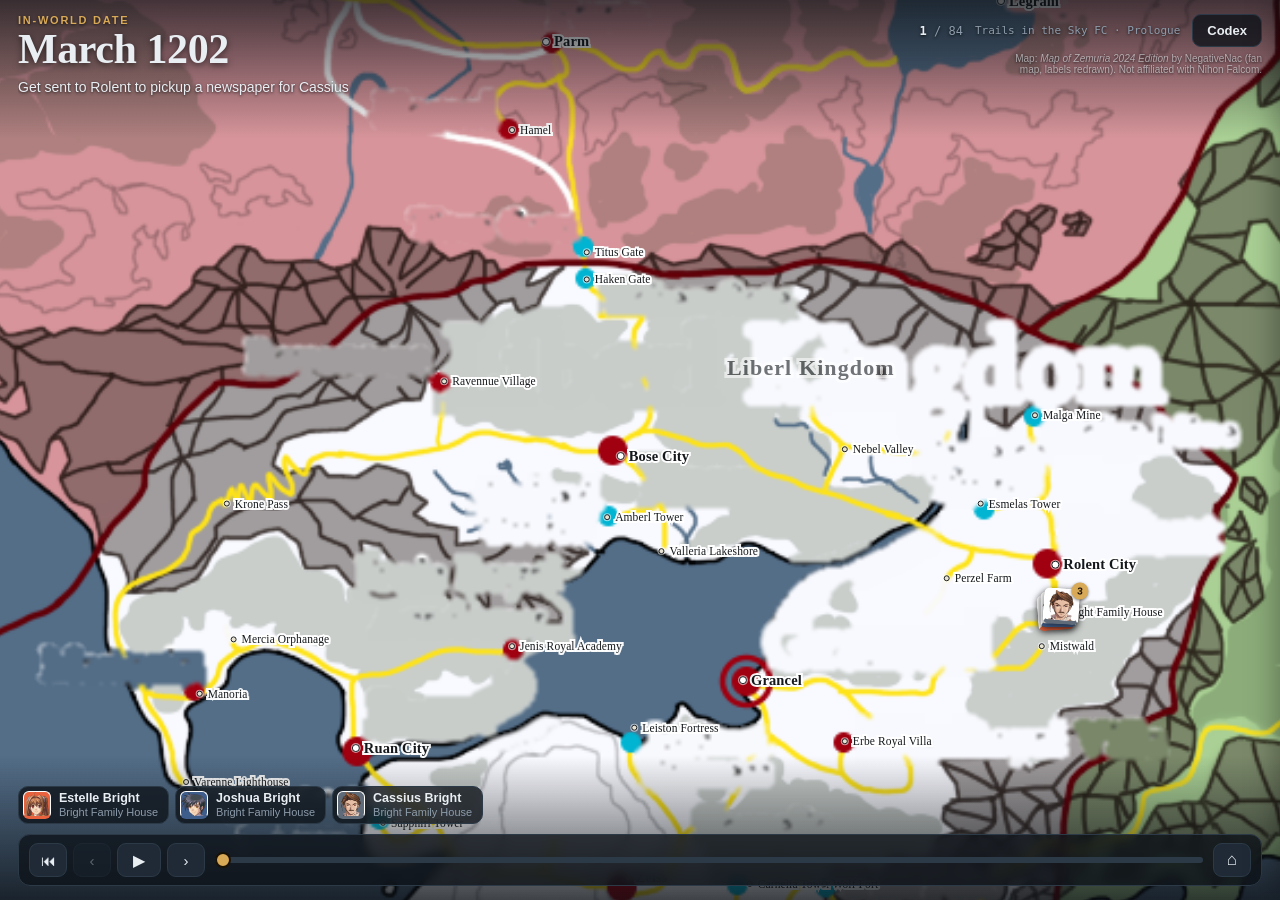
<file: index.html>
<!DOCTYPE html>
<html lang="en">
<head>
<meta charset="UTF-8">
<meta name="viewport" content="width=device-width, initial-scale=1.0, viewport-fit=cover">
<title>Trails Timeline — Zemuria</title>
<link rel="stylesheet" href="styles.css">
</head>
<body>

<!-- ===== the map IS the page: a full-viewport frame with one transformed "world" inside ===== -->
<div id="mapframe">
  <div id="world">
    <img id="mapimg" src="assets/zemuria_clean.png" alt="Map of Zemuria" draggable="false">
    <svg id="routes" viewBox="0 0 100 100" preserveAspectRatio="none"></svg>
    <div id="places"></div>
    <div id="markers"></div>
  </div>
</div>

<!-- ===== top HUD: date, beat, counter, codex ===== -->
<header class="hud hud-top">
  <div class="datewrap">
    <p class="eyebrow">In-world date</p>
    <h1 class="date" id="date">—</h1>
    <p class="beat-title" id="beatTitle"></p>
  </div>
  <div class="hud-right">
    <div class="hud-right-row">
      <span class="counter" id="counter"></span>
      <span class="chaptag" id="chaptag"></span>
      <button class="hbtn" id="openCodex" title="Open the codex (C)">Codex</button>
    </div>
    <p class="credit">Map: <em>Map of Zemuria 2024 Edition</em> by NegativeNac (fan map, labels redrawn). Not affiliated with Nihon Falcom.</p>
  </div>
</header>

<!-- ===== bottom HUD: cast strip + transport ===== -->
<div class="hud hud-bottom">
  <div class="caststrip" id="cast"></div>
  <div class="timeline">
    <div class="transport">
      <button class="tbtn" id="start" title="Jump to start">⏮</button>
      <button class="tbtn" id="prev" title="Previous beat (←)">‹</button>
      <button class="tbtn play" id="play" title="Play / pause (space)">▶</button>
      <button class="tbtn" id="next" title="Next beat (→)">›</button>
    </div>
    <input type="range" class="scrub" id="scrub" min="0" max="0" value="0" step="1">
    <button class="tbtn home" id="home" title="Frame the story (H)">⌂</button>
  </div>
</div>

<!-- ===== codex drawer ===== -->
<aside class="drawer" id="drawer" aria-hidden="true">
  <div class="drawer-head">
    <button class="hbtn ghost" id="drawerBack" hidden>‹ All</button>
    <h2 class="drawer-title" id="drawerTitle">Codex</h2>
    <button class="hbtn ghost" id="drawerClose" title="Close (Esc)">✕</button>
  </div>
  <div class="drawer-tools" id="drawerTools">
    <input type="search" class="codex-search" id="codexSearch" placeholder="Search characters…" autocomplete="off">
    <button class="chip" id="filterUpdated" title="Only characters with a reveal on this beat">Updated</button>
  </div>
  <div class="drawer-body" id="drawerBody"></div>
  <p class="spoiler-note">Characters appear as the timeline reaches them and their notes fill in as the story reveals them. Scrubbing back re-hides later spoilers.</p>
</aside>

<!-- data first, then routes, then the app -->
<script src="data.js"></script>
<script src="routes.js"></script>
<script src="app.js"></script>
</body>
</html>
</file>
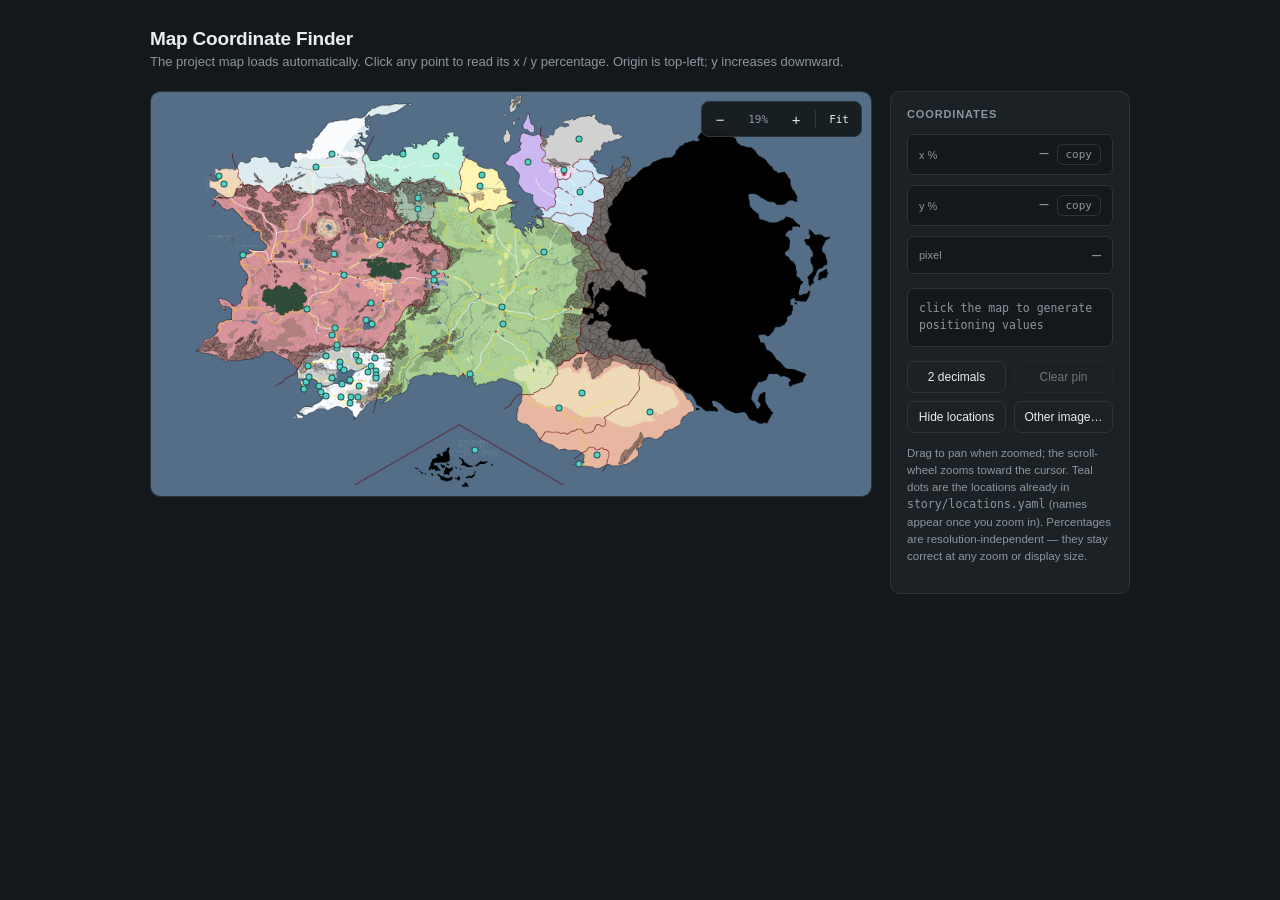
<file: tools/map-coordinate-finder.html>
<!DOCTYPE html>
<html lang="en">
<head>
<meta charset="UTF-8">
<meta name="viewport" content="width=device-width, initial-scale=1.0">
<title>Map Coordinate Finder</title>
<style>
  :root {
    --bg: #14181b;
    --panel: #1b2125;
    --line: #2c353b;
    --ink: #e8edf0;
    --muted: #8a979f;
    --accent: #ffb454;
    --accent-dim: #6b4d23;
    --mono: ui-monospace, "SF Mono", "Cascadia Code", Menlo, monospace;
  }
  * { box-sizing: border-box; }
  body {
    margin: 0; background: var(--bg); color: var(--ink);
    font-family: -apple-system, BlinkMacSystemFont, "Segoe UI", Roboto, sans-serif;
    min-height: 100vh; padding: 28px 20px 48px;
  }
  .wrap { max-width: 980px; margin: 0 auto; }
  header { margin-bottom: 22px; }
  h1 { font-size: 19px; font-weight: 650; letter-spacing: -0.01em; margin: 0 0 4px; }
  .sub { color: var(--muted); font-size: 13px; margin: 0; }

  .layout { display: grid; grid-template-columns: 1fr 240px; gap: 18px; align-items: start; }
  @media (max-width: 720px) { .layout { grid-template-columns: 1fr; } }

  .stagewrap { position: relative; min-width: 0; }   /* min-width:0 keeps the frame inside its grid column */
  .stage {
    position: relative; background: var(--panel);
    border: 1px solid var(--line); border-radius: 10px; overflow: hidden;
    min-height: 320px; display: flex; align-items: center; justify-content: center;
  }
  .stage.has-image {
    display: block; aspect-ratio: 16 / 9; max-height: 64vh; min-height: 320px;
    overflow: auto; text-align: left;   /* a fixed map frame, like the app — not a tall oversized box */
  }
  .drop {
    width: 100%; min-height: 320px; display: flex; flex-direction: column;
    align-items: center; justify-content: center; gap: 14px; padding: 40px 24px;
    text-align: center; cursor: pointer; color: var(--muted);
    transition: background .15s, color .15s;
  }
  .drop.over { background: #20272c; color: var(--ink); }
  .drop svg { opacity: .55; }
  .drop b { color: var(--ink); font-weight: 600; }
  .imgbox { position: relative; line-height: 0; display: inline-block; cursor: crosshair; }
  .imgbox.panning { cursor: grabbing; }
  .imgbox img { display: block; user-select: none; -webkit-user-drag: none; }

  .refs { position: absolute; inset: 0; pointer-events: none; }
  .refs.off { display: none; }
  .ref { position: absolute; width: 7px; height: 7px; border-radius: 50%; background: #4fd1c5;
    border: 1px solid rgba(0,0,0,.6); transform: translate(-50%,-50%); }
  .ref span { position: absolute; left: 8px; top: 50%; transform: translateY(-50%); white-space: nowrap;
    font-size: 10px; font-family: var(--mono); color: #11161a; background: rgba(255,255,255,.9);
    padding: 0 4px; border-radius: 3px; display: none; }
  .imgbox.zoomed .ref span { display: block; }
  .marker { position: absolute; width: 0; height: 0; transform: translate(-50%,-50%); pointer-events: none; }
  .marker::before, .marker::after { content: ""; position: absolute; background: var(--accent); box-shadow: 0 0 0 1px rgba(0,0,0,.55); }
  .marker::before { width: 22px; height: 2px; left: -11px; top: -1px; }
  .marker::after  { width: 2px; height: 22px; left: -1px; top: -11px; }
  .dot { position: absolute; width: 8px; height: 8px; border-radius: 50%; background: var(--accent); transform: translate(-50%,-50%); box-shadow: 0 0 0 2px rgba(0,0,0,.55); pointer-events: none; }

  .zoombar {
    position: absolute; top: 10px; right: 10px; display: flex; align-items: center;
    gap: 2px; background: rgba(20,24,27,.92); border: 1px solid var(--line);
    border-radius: 8px; padding: 3px; backdrop-filter: blur(4px);
  }
  .zoombar button {
    background: none; border: none; color: var(--ink); width: 30px; height: 28px;
    border-radius: 5px; cursor: pointer; font-size: 15px; line-height: 1;
    display: flex; align-items: center; justify-content: center; transition: background .12s;
  }
  .zoombar button:hover { background: #2a3238; }
  .zoombar button.txt { width: auto; padding: 0 9px; font-size: 11px; font-family: var(--mono); }
  .zoombar .pct { font-family: var(--mono); font-size: 11px; color: var(--muted); min-width: 42px; text-align: center; }
  .zoombar .div { width: 1px; height: 18px; background: var(--line); margin: 0 2px; }

  .panel { background: var(--panel); border: 1px solid var(--line); border-radius: 10px; padding: 16px; }
  .panel h2 { font-size: 11px; text-transform: uppercase; letter-spacing: .08em; color: var(--muted); font-weight: 600; margin: 0 0 14px; }
  .readout { display: flex; flex-direction: column; gap: 10px; }
  .row { display: flex; align-items: center; justify-content: space-between; background: var(--bg); border: 1px solid var(--line); border-radius: 7px; padding: 9px 11px; }
  .row .label { font-size: 11px; color: var(--muted); }
  .row .val { font-family: var(--mono); font-size: 15px; font-weight: 600; }
  .row .val.empty { color: var(--muted); font-weight: 400; }
  .copy { background: none; border: 1px solid var(--line); color: var(--muted); border-radius: 6px; padding: 3px 8px; font-size: 11px; cursor: pointer; font-family: var(--mono); transition: all .12s; margin-left: 8px; }
  .copy:hover { border-color: var(--accent-dim); color: var(--accent); }
  .copy.done { color: var(--accent); border-color: var(--accent-dim); }

  .css-out { margin-top: 14px; padding: 11px; background: var(--bg); border: 1px solid var(--line); border-radius: 7px; font-family: var(--mono); font-size: 11.5px; color: var(--muted); white-space: pre-wrap; word-break: break-all; line-height: 1.5; }
  .css-out span { color: var(--accent); }

  .controls { display: flex; flex-wrap: wrap; gap: 8px; margin-top: 14px; }
  .btn { flex: 1 1 45%; background: none; border: 1px solid var(--line); color: var(--ink); border-radius: 7px; padding: 8px; font-size: 12px; cursor: pointer; transition: all .12s; }
  .btn:hover { border-color: var(--accent-dim); color: var(--accent); }
  .btn:disabled { opacity: .4; cursor: default; }

  .hint { color: var(--muted); font-size: 11.5px; margin-top: 12px; line-height: 1.5; }
  input[type=file] { display: none; }
</style>
</head>
<body>
<div class="wrap">
  <header>
    <h1>Map Coordinate Finder</h1>
    <p class="sub">The project map loads automatically. Click any point to read its x / y percentage. Origin is top-left; y increases downward.</p>
  </header>

  <div class="layout">
    <div class="stagewrap">
      <div class="stage" id="stage">
        <label class="drop" id="drop" for="file">
          <svg width="34" height="34" viewBox="0 0 24 24" fill="none" stroke="currentColor" stroke-width="1.5">
            <rect x="3" y="3" width="18" height="18" rx="2"/>
            <path d="M3 15l5-5 4 4 3-3 6 6"/><circle cx="8.5" cy="8.5" r="1.5"/>
          </svg>
          <div><b>Drop a map image here</b><br>or click to browse</div>
        </label>
      </div>
      <div class="zoombar" id="zoombar" hidden>
        <button id="zout" title="Zoom out">&minus;</button>
        <span class="pct" id="zpct">100%</span>
        <button id="zin" title="Zoom in">+</button>
        <span class="div"></span>
        <button class="txt" id="zfit" title="Fit to frame">Fit</button>
      </div>
      <input type="file" id="file" accept="image/*">
    </div>

    <div class="panel">
      <h2>Coordinates</h2>
      <div class="readout">
        <div class="row"><span class="label">x %</span><span><span class="val empty" id="xval">&mdash;</span><button class="copy" id="cx" disabled>copy</button></span></div>
        <div class="row"><span class="label">y %</span><span><span class="val empty" id="yval">&mdash;</span><button class="copy" id="cy" disabled>copy</button></span></div>
        <div class="row"><span class="label">pixel</span><span class="val empty" id="pxval">&mdash;</span></div>
      </div>
      <div class="css-out" id="css">click the map to generate<br>positioning values</div>
      <div class="controls">
        <button class="btn" id="precise">2 decimals</button>
        <button class="btn" id="reset" disabled>Clear pin</button>
        <button class="btn" id="refs">Hide locations</button>
        <label class="btn" for="file" style="text-align:center;cursor:pointer">Other image&hellip;</label>
      </div>
      <p class="hint">Drag to pan when zoomed; the scroll-wheel zooms toward the cursor. Teal dots are the locations already in <code>story/locations.yaml</code> (names appear once you zoom in). Percentages are resolution-independent &mdash; they stay correct at any zoom or display size.</p>
    </div>
  </div>
</div>

<script src="../data.js"></script>
<script>
(function () {
  var stage = document.getElementById('stage');
  var drop = document.getElementById('drop');
  var fileInput = document.getElementById('file');
  var zoombar = document.getElementById('zoombar');
  var zpct = document.getElementById('zpct');
  var xval = document.getElementById('xval'), yval = document.getElementById('yval'), pxval = document.getElementById('pxval');
  var cssOut = document.getElementById('css');
  var cx = document.getElementById('cx'), cy = document.getElementById('cy');
  var resetBtn = document.getElementById('reset'), preciseBtn = document.getElementById('precise');

  var decimals = 1, last = null, imgbox = null, img = null, refs = null, showRefs = true;
  var baseW = 0, zoom = 1, MIN = 1, MAX = 8;

  function showError(msg) {
    zoombar.hidden = true;
    stage.classList.remove('has-image');
    stage.innerHTML = '<div class="drop" style="cursor:default">' +
      '<div style="color:var(--accent);font-weight:600">Could not load image</div>' +
      '<div style="font-size:12px;max-width:280px">' + msg + '</div>' +
      '<label class="btn" for="file" style="cursor:pointer;max-width:160px;text-align:center">Try another file</label></div>';
  }

  function mount(image) {
    stage.innerHTML = '';
    stage.classList.add('has-image');
    imgbox = document.createElement('div');
    imgbox.className = 'imgbox';
    img = image;
    image.draggable = false;
    imgbox.appendChild(image);
    refs = document.createElement('div'); refs.className = 'refs' + (showRefs ? '' : ' off');
    imgbox.appendChild(refs); renderRefs();
    stage.appendChild(imgbox);
    // fit width: never upscale a small image past natural on load
    baseW = Math.min(stage.clientWidth, image.naturalWidth);
    zoom = 1; MAX = Math.max(2, (image.naturalWidth / baseW) * 4);
    applyZoom();
    zoombar.hidden = false;
    bindPointer();
    resetState();
  }

  // Existing locations from data.js, drawn as reference dots so a new coordinate can be judged
  // against the places already on the map. Skipped silently when data.js isn't reachable.
  function renderRefs() {
    if (!refs) return;
    var locs = (window.TRAILS && window.TRAILS.locations) || [];
    refs.innerHTML = locs.filter(function (l) { return l.map_x != null && l.map_y != null; }).map(function (l) {
      return '<div class="ref" style="left:' + l.map_x + '%;top:' + l.map_y + '%"><span>' + l.name + '</span></div>';
    }).join('');
  }

  function applyZoom() {
    img.style.width = (baseW * zoom) + 'px';
    img.style.height = 'auto';
    zpct.textContent = Math.round((baseW * zoom / img.naturalWidth) * 100) + '%';
    if (imgbox) imgbox.classList.toggle('zoomed', baseW * zoom / img.naturalWidth >= 0.5);   // reference names only when zoomed in
  }

  // zoom toward an anchor point given in client coords
  function zoomTo(newZoom, ax, ay) {
    newZoom = Math.max(MIN, Math.min(MAX, newZoom));
    if (newZoom === zoom) return;
    var rect = img.getBoundingClientRect();
    var fx = (ax - rect.left) / rect.width;
    var fy = (ay - rect.top) / rect.height;
    fx = Math.max(0, Math.min(1, fx)); fy = Math.max(0, Math.min(1, fy));
    zoom = newZoom;
    applyZoom();
    var newW = baseW * zoom, newH = newW * (img.naturalHeight / img.naturalWidth);
    var cRect = stage.getBoundingClientRect();
    stage.scrollLeft = fx * newW - (ax - cRect.left);
    stage.scrollTop  = fy * newH - (ay - cRect.top);
  }

  function centerAnchor() {
    var r = stage.getBoundingClientRect();
    return { x: r.left + r.width / 2, y: r.top + r.height / 2 };
  }

  function bindPointer() {
    var downX, downY, startL, startT, moved, isDown = false;
    var TH = 4;
    imgbox.addEventListener('pointerdown', function (e) {
      isDown = true; moved = false;
      downX = e.clientX; downY = e.clientY;
      startL = stage.scrollLeft; startT = stage.scrollTop;
      imgbox.setPointerCapture(e.pointerId);
    });
    imgbox.addEventListener('pointermove', function (e) {
      if (!isDown) return;
      var dx = e.clientX - downX, dy = e.clientY - downY;
      if (!moved && Math.abs(dx) + Math.abs(dy) > TH) { moved = true; imgbox.classList.add('panning'); }
      if (moved) { stage.scrollLeft = startL - dx; stage.scrollTop = startT - dy; }
    });
    imgbox.addEventListener('pointerup', function (e) {
      isDown = false; imgbox.classList.remove('panning');
      if (!moved) placePin(e.clientX, e.clientY);
    });
    imgbox.addEventListener('pointercancel', function () { isDown = false; imgbox.classList.remove('panning'); });

    stage.addEventListener('wheel', function (e) {
      e.preventDefault();                                  // wheel always zooms toward the cursor; drag to pan
      zoomTo(zoom * (e.deltaY < 0 ? 1.15 : 1 / 1.15), e.clientX, e.clientY);
    }, { passive: false });
  }

  function placePin(clientX, clientY) {
    var r = img.getBoundingClientRect();
    var px = Math.max(0, Math.min(r.width, clientX - r.left));
    var py = Math.max(0, Math.min(r.height, clientY - r.top));
    var xp = (px / r.width) * 100, yp = (py / r.height) * 100;
    var natX = Math.round((px / r.width) * img.naturalWidth);
    var natY = Math.round((py / r.height) * img.naturalHeight);
    last = { xp: xp, yp: yp, px: natX, py: natY };
    var old = imgbox.querySelector('.marker'); if (old) old.remove();
    var m = document.createElement('div'); m.className = 'marker';
    m.style.left = xp + '%'; m.style.top = yp + '%';
    m.innerHTML = '<div class="dot"></div>';
    imgbox.appendChild(m);
    render();
  }

  function fmt(n) { return n.toFixed(decimals); }
  function render() {
    if (!last) return;
    xval.textContent = fmt(last.xp) + '%'; yval.textContent = fmt(last.yp) + '%';
    pxval.textContent = last.px + ', ' + last.py;
    xval.classList.remove('empty'); yval.classList.remove('empty'); pxval.classList.remove('empty');
    cssOut.innerHTML = 'left: <span>' + fmt(last.xp) + '%</span>;\ntop:  <span>' + fmt(last.yp) + '%</span>;';
    cx.disabled = false; cy.disabled = false; resetBtn.disabled = false;
  }
  function resetState() {
    last = null;
    var m = imgbox && imgbox.querySelector('.marker'); if (m) m.remove();
    xval.textContent = '\u2014'; yval.textContent = '\u2014'; pxval.textContent = '\u2014';
    xval.classList.add('empty'); yval.classList.add('empty'); pxval.classList.add('empty');
    cssOut.innerHTML = 'click the map to generate<br>positioning values';
    cx.disabled = true; cy.disabled = true; resetBtn.disabled = true;
  }

  function copy(btn, get) {
    if (!last) return;
    navigator.clipboard && navigator.clipboard.writeText(get());
    btn.textContent = 'copied'; btn.classList.add('done');
    setTimeout(function () { btn.textContent = 'copy'; btn.classList.remove('done'); }, 1100);
  }
  cx.addEventListener('click', function () { copy(cx, function () { return fmt(last.xp); }); });
  cy.addEventListener('click', function () { copy(cy, function () { return fmt(last.yp); }); });
  resetBtn.addEventListener('click', resetState);
  preciseBtn.addEventListener('click', function () {
    decimals = decimals === 1 ? 2 : 1;
    preciseBtn.textContent = decimals === 1 ? '2 decimals' : '1 decimal';
    render();
  });
  var refsBtn = document.getElementById('refs');
  if (!(window.TRAILS && window.TRAILS.locations)) refsBtn.hidden = true;
  refsBtn.addEventListener('click', function () {
    showRefs = !showRefs;
    if (refs) refs.classList.toggle('off', !showRefs);
    refsBtn.textContent = showRefs ? 'Hide locations' : 'Show locations';
  });

  document.getElementById('zin').addEventListener('click', function () { var a = centerAnchor(); zoomTo(zoom * 1.4, a.x, a.y); });
  document.getElementById('zout').addEventListener('click', function () { var a = centerAnchor(); zoomTo(zoom / 1.4, a.x, a.y); });
  document.getElementById('zfit').addEventListener('click', function () { var a = centerAnchor(); zoomTo(1, a.x, a.y); stage.scrollLeft = 0; stage.scrollTop = 0; });

  function loadFile(f) {
    if (!f) return;
    if (!/^image\//.test(f.type) && !/\.(png|jpe?g|gif|webp|bmp|svg)$/i.test(f.name || '')) {
      showError('That file is not an image format the browser can display.'); return;
    }
    var url = URL.createObjectURL(f), image = new Image();
    image.onload = function () { URL.revokeObjectURL(url); mount(image); };
    image.onerror = function () { URL.revokeObjectURL(url); showError('The browser cannot decode this image. HEIC/HEIF photos from iPhones are a common cause &mdash; re-save as PNG or JPEG.'); };
    image.src = url;
  }
  fileInput.addEventListener('change', function (e) { loadFile(e.target.files[0]); });
  ['dragenter', 'dragover'].forEach(function (ev) { drop.addEventListener(ev, function (e) { e.preventDefault(); drop.classList.add('over'); }); });
  ['dragleave', 'drop'].forEach(function (ev) { drop.addEventListener(ev, function (e) { e.preventDefault(); drop.classList.remove('over'); }); });
  drop.addEventListener('drop', function (e) { if (e.dataTransfer.files && e.dataTransfer.files[0]) loadFile(e.dataTransfer.files[0]); });

  // Auto-load the project map when this page is opened from tools/. If the relative path
  // doesn't resolve (file moved, opened from elsewhere) the drop zone simply stays.
  var auto = new Image();
  auto.onload = function () { if (!img) mount(auto); };
  auto.src = '../assets/zemuria_clean.png';
})();
</script>
</body>
</html>
</file>
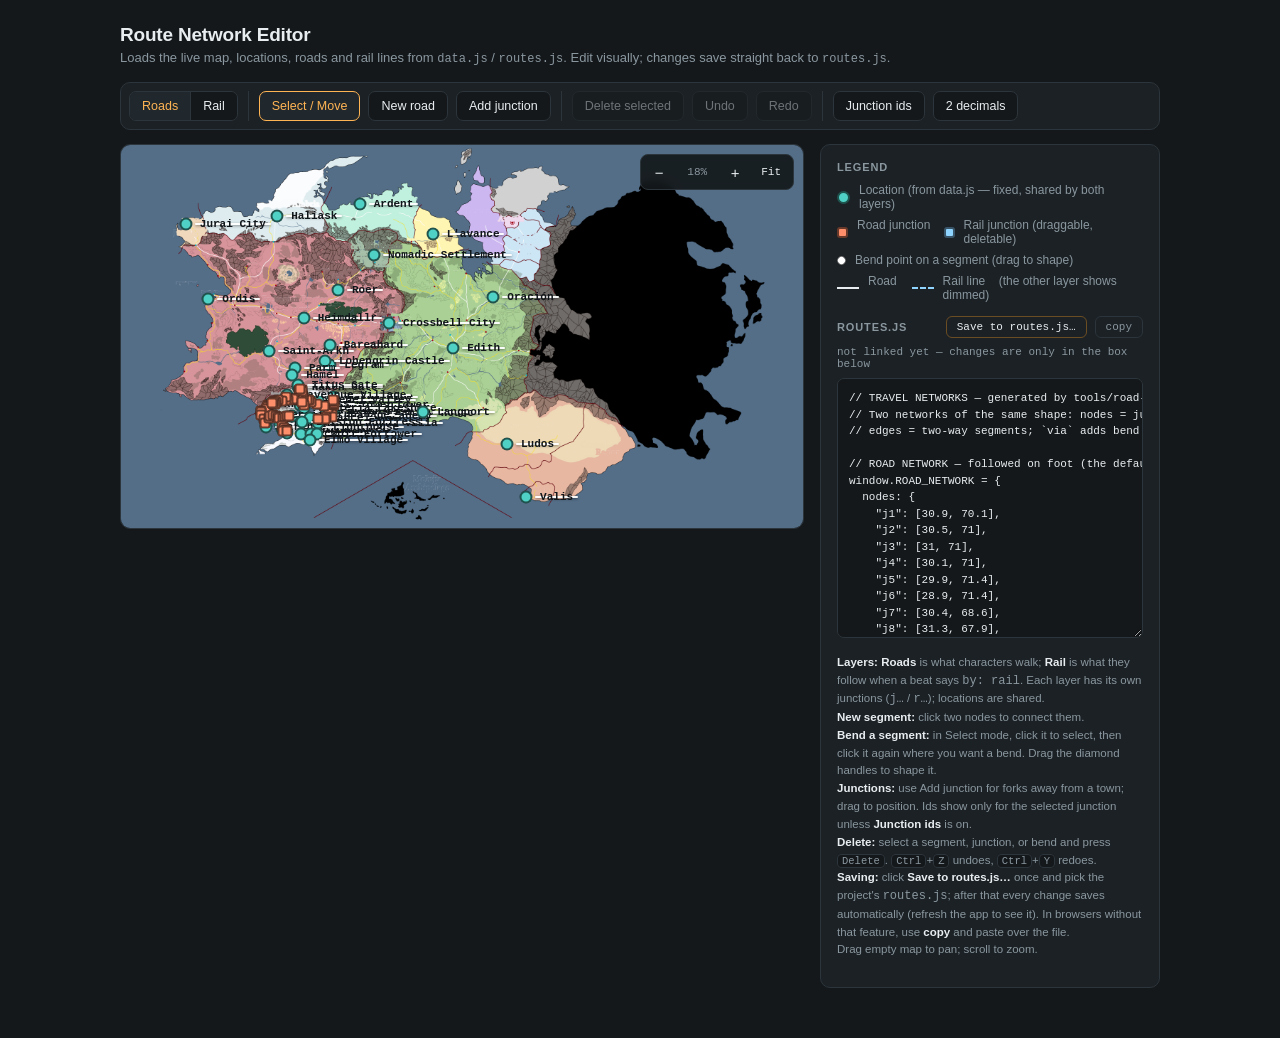
<file: tools/road-network-editor.html>
<!DOCTYPE html>
<html lang="en">
<head>
<meta charset="UTF-8">
<meta name="viewport" content="width=device-width, initial-scale=1.0">
<title>Route Network Editor</title>
<style>
  :root {
    --bg: #14181b;
    --panel: #1b2125;
    --line: #2c353b;
    --ink: #e8edf0;
    --muted: #8a979f;
    --accent: #ffb454;
    --accent-dim: #6b4d23;
    --loc: #4fd1c5;
    --jct: #ff8f6b;
    --rail: #8fd3ff;
    --ok: #7bd88f;
    --err: #ff7b7b;
    --mono: ui-monospace, "SF Mono", "Cascadia Code", Menlo, monospace;
  }
  * { box-sizing: border-box; }
  body {
    margin: 0; background: var(--bg); color: var(--ink);
    font-family: -apple-system, BlinkMacSystemFont, "Segoe UI", Roboto, sans-serif;
    min-height: 100vh; padding: 24px 20px 48px;
  }
  .wrap { max-width: 1040px; margin: 0 auto; }
  header { margin-bottom: 16px; }
  h1 { font-size: 19px; font-weight: 650; letter-spacing: -0.01em; margin: 0 0 4px; }
  .sub { color: var(--muted); font-size: 13px; margin: 0; }
  code { font-family: var(--mono); font-size: 12px; }

  .toolbar {
    display: flex; align-items: center; gap: 8px; flex-wrap: wrap;
    background: var(--panel); border: 1px solid var(--line); border-radius: 10px;
    padding: 8px; margin-bottom: 14px;
  }
  .tool {
    background: var(--bg); border: 1px solid var(--line); color: var(--ink);
    border-radius: 7px; padding: 7px 12px; font-size: 12.5px; cursor: pointer;
    transition: all .12s; font-family: inherit;
  }
  .tool:hover { border-color: var(--accent-dim); }
  .tool.active { border-color: var(--accent); color: var(--accent); background: #21282d; }
  .tool.danger:hover { border-color: #b4543a; color: #ff8f6b; }
  .tool:disabled { opacity: .4; cursor: default; }
  .seg { display: inline-flex; border: 1px solid var(--line); border-radius: 7px; overflow: hidden; }
  .seg .tool { border: none; border-radius: 0; }
  .seg .tool + .tool { border-left: 1px solid var(--line); }
  .seg .tool.active.rail { color: var(--rail); border-color: var(--line); }
  .sep { width: 1px; align-self: stretch; background: var(--line); margin: 0 2px; }
  .status { margin-left: auto; font-size: 12px; color: var(--muted); font-family: var(--mono); }
  .status b { color: var(--accent); font-weight: 600; }

  .layout { display: grid; grid-template-columns: 1fr 340px; gap: 16px; align-items: start; }
  @media (max-width: 880px) { .layout { grid-template-columns: 1fr; } }

  .stagewrap { position: relative; min-width: 0; }   /* min-width:0 keeps the frame inside its grid column */
  .stage {
    position: relative; background: var(--panel);
    border: 1px solid var(--line); border-radius: 10px; overflow: auto;
    aspect-ratio: 16 / 9; max-height: 64vh;   /* a fixed map frame, like the app */
  }
  .stage.loading, .stage.error {
    display: flex; align-items: center; justify-content: center; color: var(--muted);
    font-size: 13px; text-align: center; padding: 30px;
  }
  .imgbox { position: relative; line-height: 0; display: inline-block; cursor: crosshair; }
  .imgbox.panning { cursor: grabbing; }
  .imgbox.connect { cursor: pointer; }
  .imgbox img { display: block; user-select: none; -webkit-user-drag: none; }

  /* roads: light line over a dark halo so they read on any map color; rail: blue, dashed.
     The layer you are NOT editing is drawn dimmed for reference. */
  .overlay { position: absolute; inset: 0; width: 100%; height: 100%; pointer-events: none; }
  .overlay polyline { fill: none; stroke: #e6ecf0; stroke-width: 2; stroke-linejoin: round; stroke-linecap: round; }
  .overlay polyline.halo { stroke: rgba(0,0,0,.6); stroke-width: 5; }
  .overlay polyline.rail { stroke: var(--rail); stroke-dasharray: 7 4; }
  .overlay polyline.other { opacity: .35; stroke-width: 1.5; }
  .overlay polyline.sel { stroke: var(--accent); stroke-width: 3; stroke-dasharray: none; }

  .handles { position: absolute; inset: 0; pointer-events: none; }
  .nd { position: absolute; width: 13px; height: 13px; border-radius: 50%;
    transform: translate(-50%,-50%); border: 2px solid rgba(0,0,0,.6); }
  .nd.loc { background: var(--loc); }
  .nd.jct { background: var(--jct); width: 11px; height: 11px; border-radius: 3px; }
  .nd.jct.rail { background: var(--rail); }
  .nd.sel { outline: 2px solid var(--accent); outline-offset: 2px; }
  .nd.pick { outline: 2px dashed var(--accent); outline-offset: 3px; }
  .vh { position: absolute; width: 8px; height: 8px; background: #fff;
    transform: translate(-50%,-50%) rotate(45deg); border: 1px solid rgba(0,0,0,.6); }
  .vh.sel { background: var(--accent); width: 10px; height: 10px; }
  .lbl { position: absolute; transform: translate(9px,-50%); white-space: nowrap;
    font-size: 11px; font-family: var(--mono); font-weight: 600; color: #11161a;
    background: rgba(255,255,255,.94); padding: 1px 5px; border-radius: 4px;
    box-shadow: 0 1px 3px rgba(0,0,0,.45); }
  .lbl.jct { color: #9a3d1c; display: none; }               /* hidden by default: dozens of them pile up */
  .lbl.jct.rail { color: #1e5a80; }
  .handles.show-jct .lbl.jct, .lbl.jct.sel { display: block; }

  .zoombar {
    position: absolute; top: 10px; right: 10px; display: flex; align-items: center;
    gap: 2px; background: rgba(20,24,27,.92); border: 1px solid var(--line);
    border-radius: 8px; padding: 3px; backdrop-filter: blur(4px);
  }
  .zoombar button {
    background: none; border: none; color: var(--ink); width: 30px; height: 28px;
    border-radius: 5px; cursor: pointer; font-size: 15px; line-height: 1;
    display: flex; align-items: center; justify-content: center;
  }
  .zoombar button:hover { background: #2a3238; }
  .zoombar button.txt { width: auto; padding: 0 9px; font-size: 11px; font-family: var(--mono); }
  .zoombar .pct { font-family: var(--mono); font-size: 11px; color: var(--muted); min-width: 42px; text-align: center; }

  .panel { background: var(--panel); border: 1px solid var(--line); border-radius: 10px; padding: 16px; }
  .panel h2 { font-size: 11px; text-transform: uppercase; letter-spacing: .08em; color: var(--muted); font-weight: 600; margin: 0 0 10px; }
  .legend { display: flex; flex-direction: column; gap: 7px; margin-bottom: 14px; font-size: 12px; color: var(--muted); }
  .legend div { display: flex; align-items: center; gap: 9px; }
  .swatch { width: 13px; height: 13px; border-radius: 50%; border: 2px solid rgba(0,0,0,.6); flex: none; }
  .swatch.jct { border-radius: 3px; width: 11px; height: 11px; }
  .swatch.via { width: 9px; height: 9px; transform: rotate(45deg); border: 1px solid rgba(0,0,0,.6); }
  .swatch.line { width: 22px; height: 0; border: 0; border-top: 2px solid #e6ecf0; border-radius: 0; }
  .swatch.line.rail { border-top: 2px dashed var(--rail); }

  .export-head { display: flex; align-items: center; gap: 8px; margin-bottom: 8px; }
  .export-head h2 { margin: 0; flex: 1; }
  .copy { background: none; border: 1px solid var(--line); color: var(--muted); border-radius: 6px; padding: 4px 10px; font-size: 11px; cursor: pointer; font-family: var(--mono); transition: all .12s; }
  .copy:hover { border-color: var(--accent-dim); color: var(--accent); }
  .copy.done { color: var(--accent); border-color: var(--accent-dim); }
  .copy.primary { color: var(--ink); border-color: var(--accent-dim); }
  .savestate { font-family: var(--mono); font-size: 11px; color: var(--muted); margin: 0 0 8px; min-height: 1.4em; }
  .savestate.ok { color: var(--ok); }
  .savestate.err { color: var(--err); }
  textarea {
    width: 100%; height: 260px; resize: vertical; background: var(--bg);
    color: var(--ink); border: 1px solid var(--line); border-radius: 7px; padding: 11px;
    font-family: var(--mono); font-size: 11px; line-height: 1.5; white-space: pre;
  }
  .hint { color: var(--muted); font-size: 11.5px; margin-top: 12px; line-height: 1.55; }
  .hint b { color: var(--ink); }
  kbd { font-family: var(--mono); font-size: 10.5px; background: var(--bg); border: 1px solid var(--line); border-radius: 4px; padding: 0 4px; }
</style>
</head>
<body>
<div class="wrap">
  <header>
    <h1>Route Network Editor</h1>
    <p class="sub">Loads the live map, locations, roads and rail lines from <code>data.js</code> / <code>routes.js</code>. Edit visually; changes save straight back to <code>routes.js</code>.</p>
  </header>

  <div class="toolbar">
    <span class="seg" title="Which network you are editing. Characters follow roads on foot and rail lines when a beat says by: rail.">
      <button class="tool active" id="lFoot">Roads</button>
      <button class="tool rail" id="lRail">Rail</button>
    </span>
    <span class="sep"></span>
    <button class="tool active" id="mSelect" data-mode="select">Select / Move</button>
    <button class="tool" id="mConnect" data-mode="connect">New road</button>
    <button class="tool" id="mJunction" data-mode="junction">Add junction</button>
    <span class="sep"></span>
    <button class="tool danger" id="del" disabled>Delete selected</button>
    <button class="tool" id="undo" disabled title="Undo (Ctrl+Z)">Undo</button>
    <button class="tool" id="redo" disabled title="Redo (Ctrl+Y)">Redo</button>
    <span class="sep"></span>
    <button class="tool" id="jlabels" title="Show every junction id (hidden by default to reduce clutter)">Junction ids</button>
    <button class="tool" id="decimals">2 decimals</button>
    <span class="status" id="status"></span>
  </div>

  <div class="layout">
    <div class="stagewrap">
      <div class="stage loading" id="stage">Loading map&hellip;</div>
      <div class="zoombar" id="zoombar" hidden>
        <button id="zout" title="Zoom out">&minus;</button>
        <span class="pct" id="zpct">100%</span>
        <button id="zin" title="Zoom in">+</button>
        <button class="txt" id="zfit" title="Frame the networks">Fit</button>
      </div>
    </div>

    <div class="panel">
      <h2>Legend</h2>
      <div class="legend">
        <div><span class="swatch" style="background:var(--loc)"></span> Location (from data.js &mdash; fixed, shared by both layers)</div>
        <div><span class="swatch jct" style="background:var(--jct)"></span> Road junction &nbsp;<span class="swatch jct" style="background:var(--rail)"></span> Rail junction (draggable, deletable)</div>
        <div><span class="swatch via" style="background:#fff"></span> Bend point on a segment (drag to shape)</div>
        <div><span class="swatch line"></span> Road &nbsp;&nbsp;<span class="swatch line rail"></span> Rail line &nbsp;&nbsp; (the other layer shows dimmed)</div>
      </div>

      <div class="export-head">
        <h2>routes.js</h2>
        <button class="copy primary" id="save" hidden>Save to routes.js&hellip;</button>
        <button class="copy" id="copy">copy</button>
      </div>
      <p class="savestate" id="savestate"></p>
      <textarea id="out" readonly spellcheck="false"></textarea>

      <p class="hint">
        <b>Layers:</b> <b>Roads</b> is what characters walk; <b>Rail</b> is what they follow when a beat says <code>by: rail</code>. Each layer has its own junctions (<code>j&hellip;</code> / <code>r&hellip;</code>); locations are shared.<br>
        <b>New segment:</b> click two nodes to connect them.<br>
        <b>Bend a segment:</b> in Select mode, click it to select, then click it again where you want a bend. Drag the diamond handles to shape it.<br>
        <b>Junctions:</b> use Add junction for forks away from a town; drag to position. Ids show only for the selected junction unless <b>Junction ids</b> is on.<br>
        <b>Delete:</b> select a segment, junction, or bend and press <kbd>Delete</kbd>. <kbd>Ctrl</kbd>+<kbd>Z</kbd> undoes, <kbd>Ctrl</kbd>+<kbd>Y</kbd> redoes.<br>
        <b>Saving:</b> click <b>Save to routes.js&hellip;</b> once and pick the project's <code>routes.js</code>; after that every change saves automatically (refresh the app to see it). In browsers without that feature, use <b>copy</b> and paste over the file.<br>
        Drag empty map to pan; scroll to zoom.
      </p>
    </div>
  </div>
</div>

<script src="../data.js"></script>
<script src="../routes.js"></script>
<script>
(function () {
  var IMG_SRC = '../assets/zemuria_clean.png';
  var TRAILS = window.TRAILS || { locations: [] };
  var OVR = window.ROUTES || {};                       // manual overrides, passed through untouched

  // The two editable layers. Both compile into routes.js with the same shape; app.js builds a
  // separate graph from each (foot -> ROAD_NETWORK, rail -> RAIL_NETWORK).
  var LAYERS = {
    foot: { global: 'ROAD_NETWORK', prefix: 'j', segment: 'road' },
    rail: { global: 'RAIL_NETWORK', prefix: 'r', segment: 'rail line' }
  };
  var layer = 'foot';

  var stage = document.getElementById('stage');
  var zoombar = document.getElementById('zoombar'), zpct = document.getElementById('zpct');
  var statusEl = document.getElementById('status'), saveEl = document.getElementById('savestate');
  var out = document.getElementById('out');
  var delBtn = document.getElementById('del'), undoBtn = document.getElementById('undo'), redoBtn = document.getElementById('redo');
  var saveBtn = document.getElementById('save');

  var NODE_HIT = 15, VIA_HIT = 11, EDGE_HIT = 9;
  var decimals = 1;
  var mode = 'select';
  var sel = null;          // {type:'node',id} | {type:'edge',i} | {type:'via',i,vi}   (always in the active layer)
  var connectA = null;

  var locs = {};           // loc_id -> { x, y, name }   fixed, shared by both layers
  var nets = { foot: { nodes: {}, edges: [] }, rail: { nodes: {}, edges: [] } };
  //   nodes: junction id -> [x, y]      edges: [{ a, b, via: [[x, y], ...] }]

  var imgbox, img, svg, handles;
  var baseW = 0, zoom = 1, MIN = 1, MAX = 8;

  // ---- model ---------------------------------------------------------------
  function net() { return nets[layer]; }
  function otherLayer() { return layer === 'foot' ? 'rail' : 'foot'; }

  function initModel() {
    locs = {};
    (TRAILS.locations || []).forEach(function (l) {
      if (l.map_x == null || l.map_y == null) return;
      if (l.type === 'nation' || l.type === 'region') return;   // label anchors, not places roads reach
      locs[l.loc_id] = { x: l.map_x, y: l.map_y, name: l.name || l.loc_id };
    });
    Object.keys(LAYERS).forEach(function (k) {
      var src = window[LAYERS[k].global] || { nodes: {}, edges: [] }, n = { nodes: {}, edges: [] };
      Object.keys(src.nodes || {}).forEach(function (id) { n.nodes[id] = [src.nodes[id][0], src.nodes[id][1]]; });
      (src.edges || []).forEach(function (e) {
        if (!xyOf(e.a, n) || !xyOf(e.b, n)) { console.warn(LAYERS[k].global + ' edge references an unknown node:', e.a, e.b); return; }
        n.edges.push({ a: e.a, b: e.b, via: (e.via || []).map(function (p) { return [p[0], p[1]]; }) });
      });
      nets[k] = n;
    });
    sel = null; connectA = null;
  }
  // [x, y] of a location, or of a junction in network n (default: the active layer)
  function xyOf(id, n) {
    n = n || net();
    if (locs[id]) return [locs[id].x, locs[id].y];
    return n.nodes[id] || null;
  }
  function hasEdge(a, b) {
    return net().edges.some(function (e) { return (e.a === a && e.b === b) || (e.a === b && e.b === a); });
  }
  function newJunctionId() {
    var p = LAYERS[layer].prefix, i = 1;
    while (net().nodes[p + i] || locs[p + i]) i++;
    return p + i;
  }
  function edgeCoords(e, n) { n = n || net(); return [xyOf(e.a, n)].concat(e.via, [xyOf(e.b, n)]); }

  // ---- undo / redo -----------------------------------------------------------
  var undoStack = [], redoStack = [];
  function snap() { return JSON.stringify(nets); }
  function pushUndo() {
    undoStack.push(snap()); if (undoStack.length > 100) undoStack.shift();
    redoStack = []; updateUndoButtons();
  }
  function restore(s) { nets = JSON.parse(s); sel = null; connectA = null; refresh(); }
  function undo() { if (!undoStack.length) return; redoStack.push(snap()); restore(undoStack.pop()); updateUndoButtons(); }
  function redo() { if (!redoStack.length) return; undoStack.push(snap()); restore(redoStack.pop()); updateUndoButtons(); }
  function updateUndoButtons() { undoBtn.disabled = !undoStack.length; redoBtn.disabled = !redoStack.length; }

  // ---- geometry ------------------------------------------------------------
  function imgRect() { return img.getBoundingClientRect(); }
  function toMap(cx, cy) {
    var r = imgRect();
    return { x: clamp((cx - r.left) / r.width * 100, 0, 100), y: clamp((cy - r.top) / r.height * 100, 0, 100) };
  }
  function toPx(x, y) { var r = imgRect(); return { x: r.left + x / 100 * r.width, y: r.top + y / 100 * r.height }; }
  function clamp(v, a, b) { return Math.max(a, Math.min(b, v)); }
  function dist(ax, ay, bx, by) { return Math.hypot(ax - bx, ay - by); }
  function distToSeg(px, py, ax, ay, bx, by) {
    var dx = bx - ax, dy = by - ay, len2 = dx * dx + dy * dy;
    var t = len2 ? ((px - ax) * dx + (py - ay) * dy) / len2 : 0;
    t = clamp(t, 0, 1);
    return dist(px, py, ax + dx * t, ay + dy * t);
  }

  // locations + the active layer's junctions
  function hitNode(cx, cy) {
    var best = null, bd = NODE_HIT;
    function test(id, xy) { var p = toPx(xy[0], xy[1]), d = dist(cx, cy, p.x, p.y); if (d < bd) { bd = d; best = id; } }
    Object.keys(locs).forEach(function (id) { test(id, [locs[id].x, locs[id].y]); });
    Object.keys(net().nodes).forEach(function (id) { test(id, net().nodes[id]); });
    return best;
  }
  function hitVia(cx, cy) {
    var best = null, bd = VIA_HIT;
    net().edges.forEach(function (e, i) {
      e.via.forEach(function (v, vi) {
        var p = toPx(v[0], v[1]), d = dist(cx, cy, p.x, p.y);
        if (d < bd) { bd = d; best = { i: i, vi: vi }; }
      });
    });
    return best;
  }
  function hitEdge(cx, cy) {
    var best = null, bd = EDGE_HIT;
    net().edges.forEach(function (e, i) {
      var poly = edgeCoords(e).map(function (c) { return toPx(c[0], c[1]); });
      for (var k = 0; k < poly.length - 1; k++) {
        var d = distToSeg(cx, cy, poly[k].x, poly[k].y, poly[k + 1].x, poly[k + 1].y);
        if (d < bd) { bd = d; best = i; }
      }
    });
    return best;
  }
  function nearestSeg(e, cx, cy) {      // index k of segment poly[k]-poly[k+1]
    var poly = edgeCoords(e).map(function (c) { return toPx(c[0], c[1]); });
    var best = 0, bd = Infinity;
    for (var k = 0; k < poly.length - 1; k++) {
      var d = distToSeg(cx, cy, poly[k].x, poly[k].y, poly[k + 1].x, poly[k + 1].y);
      if (d < bd) { bd = d; best = k; }
    }
    return best;
  }

  // ---- mutations -----------------------------------------------------------
  function deleteSel() {
    if (!sel) return;
    if (sel.type === 'node' && locs[sel.id]) { setStatus('Locations come from data.js — edit them in story/locations.yaml, not here.'); return; }
    pushUndo();
    var n = net();
    if (sel.type === 'via') { n.edges[sel.i].via.splice(sel.vi, 1); sel = { type: 'edge', i: sel.i }; }
    else if (sel.type === 'edge') { n.edges.splice(sel.i, 1); sel = null; }
    else if (sel.type === 'node') {
      var id = sel.id; delete n.nodes[id];
      n.edges = n.edges.filter(function (e) { return e.a !== id && e.b !== id; });
      sel = null;
    }
    refresh();
  }

  // ---- rendering -----------------------------------------------------------
  function render() {
    if (!svg) return;
    var other = otherLayer();
    var ptsOf = function (n) {
      return n.edges.map(function (e) { return edgeCoords(e, n).map(function (c) { return c[0] + ',' + c[1]; }).join(' '); });
    };
    var act = ptsOf(net()), oth = ptsOf(nets[other]), s = '';
    oth.forEach(function (pts) { s += '<polyline points="' + pts + '" class="other ' + other + '" vector-effect="non-scaling-stroke"/>'; });
    act.forEach(function (pts) { s += '<polyline points="' + pts + '" class="halo" vector-effect="non-scaling-stroke"/>'; });
    act.forEach(function (pts, i) {
      var cls = layer + ((sel && sel.type === 'edge' && sel.i === i) ? ' sel' : '');
      s += '<polyline points="' + pts + '" class="' + cls + '" vector-effect="non-scaling-stroke"/>';
    });
    svg.innerHTML = s;

    var h = '';
    net().edges.forEach(function (e, i) {
      e.via.forEach(function (v, vi) {
        var c = (sel && sel.type === 'via' && sel.i === i && sel.vi === vi) ? ' sel' : '';
        h += '<div class="vh' + c + '" style="left:' + v[0] + '%;top:' + v[1] + '%"></div>';
      });
    });
    Object.keys(locs).forEach(function (id) {
      var l = locs[id];
      var c = (sel && sel.type === 'node' && sel.id === id) ? ' sel' : '', pk = connectA === id ? ' pick' : '';
      h += '<div class="nd loc' + c + pk + '" style="left:' + l.x + '%;top:' + l.y + '%"></div>';
      h += '<div class="lbl" style="left:' + l.x + '%;top:' + l.y + '%">' + l.name + '</div>';
    });
    Object.keys(net().nodes).forEach(function (id) {
      var p = net().nodes[id];
      var c = (sel && sel.type === 'node' && sel.id === id) ? ' sel' : '', pk = connectA === id ? ' pick' : '';
      h += '<div class="nd jct ' + layer + c + pk + '" style="left:' + p[0] + '%;top:' + p[1] + '%"></div>';
      h += '<div class="lbl jct ' + layer + c + '" style="left:' + p[0] + '%;top:' + p[1] + '%">' + id + '</div>';
    });
    handles.innerHTML = h;
    delBtn.disabled = !sel;
  }

  function num(n) { return parseFloat((+n).toFixed(decimals)); }
  function emitNetwork(n) {
    var nl = Object.keys(n.nodes).map(function (id) {
      return '    "' + id + '": [' + num(n.nodes[id][0]) + ', ' + num(n.nodes[id][1]) + ']';
    }).join(',\n');
    var el = n.edges.map(function (e) {
      var s = '    { a: "' + e.a + '", b: "' + e.b + '"';
      if (e.via.length) s += ', via: [' + e.via.map(function (v) { return '[' + num(v[0]) + ', ' + num(v[1]) + ']'; }).join(', ') + ']';
      return s + ' }';
    }).join(',\n');
    return '{\n  nodes: {\n' + nl + (nl ? '\n' : '') + '  },\n\n' +
           '  edges: [\n' + el + (el ? '\n' : '') + '  ]\n};\n';
  }
  function updateExport() {
    var ovrKeys = Object.keys(OVR);
    var ovrBody = ovrKeys.map(function (k) { return '  "' + k + '": ' + JSON.stringify(OVR[k]); }).join(',\n');
    out.value =
      '// TRAVEL NETWORKS — generated by tools/road-network-editor.html (edit there, or by hand).\n' +
      '// Two networks of the same shape: nodes = junctions (locations come from data.js automatically),\n' +
      '// edges = two-way segments; `via` adds bend points. [x, y] in map %.\n\n' +
      '// ROAD NETWORK — followed on foot (the default travel mode).\n' +
      'window.ROAD_NETWORK = ' + emitNetwork(nets.foot) + '\n' +
      '// RAIL NETWORK — followed when a beat (or a character entry) says by: rail.\n' +
      'window.RAIL_NETWORK = ' + emitNetwork(nets.rail) + '\n' +
      '// Optional hard overrides, keyed "from>to". Checked before the network search.\n' +
      'window.ROUTES = {\n' + ovrBody + (ovrBody ? '\n' : '') + '};\n';
    scheduleSave();
  }
  function refresh() { render(); updateExport(); }

  // ---- saving straight to routes.js (File System Access API: Chrome / Edge) ----------
  // Pick the file once per session; after that every change is written automatically.
  var fileHandle = null, saveTimer = null, saving = false, dirtyWhileSaving = false;
  var canSave = typeof window.showSaveFilePicker === 'function';
  function setSave(msg, cls) { saveEl.textContent = msg || ''; saveEl.className = 'savestate' + (cls ? ' ' + cls : ''); }
  function linkFile() {
    window.showSaveFilePicker({
      suggestedName: 'routes.js',
      types: [{ description: 'JavaScript', accept: { 'text/javascript': ['.js'] } }]
    }).then(function (h) {
      fileHandle = h; saveBtn.textContent = 'Save now';
      return writeNow();
    }).catch(function (err) {
      if (err && err.name === 'AbortError') return;                 // user cancelled the dialog
      setSave('could not link the file: ' + (err && err.message || err), 'err');
    });
  }
  function writeNow() {
    if (!fileHandle) return Promise.resolve();
    clearTimeout(saveTimer); saving = true;
    return fileHandle.createWritable()
      .then(function (w) { return w.write(out.value).then(function () { return w.close(); }); })
      .then(function () {
        saving = false; setSave('saved to ' + fileHandle.name + ' at ' + new Date().toLocaleTimeString(), 'ok');
        if (dirtyWhileSaving) { dirtyWhileSaving = false; scheduleSave(); }
      })
      .catch(function (err) { saving = false; setSave('save failed: ' + (err && err.message || err), 'err'); });
  }
  function scheduleSave() {
    if (!fileHandle) return;
    if (saving) { dirtyWhileSaving = true; return; }
    clearTimeout(saveTimer); setSave('saving…'); saveTimer = setTimeout(writeNow, 600);
  }
  if (canSave) { saveBtn.hidden = false; saveBtn.addEventListener('click', linkFile); setSave('not linked yet — changes are only in the box below'); }
  else setSave('this browser cannot write files directly; use copy and paste over routes.js');

  function setStatus(msg) { statusEl.innerHTML = msg || ''; }
  function modeStatus() {
    if (mode === 'connect') setStatus(connectA ? 'click the <b>destination</b> node' : 'click the <b>first</b> node');
    else if (mode === 'junction') setStatus('click the map to drop a ' + (layer === 'rail' ? 'rail' : 'road') + ' junction');
    else setStatus('');
  }

  // ---- interaction ---------------------------------------------------------
  function handleClick(cx, cy) {
    var n = net();
    if (mode === 'connect') {
      var id = hitNode(cx, cy);
      if (!id) return;
      if (!connectA) { connectA = id; }
      else if (id !== connectA) {
        if (!hasEdge(connectA, id)) { pushUndo(); n.edges.push({ a: connectA, b: id, via: [] }); sel = { type: 'edge', i: n.edges.length - 1 }; }
        connectA = null;
      } else { connectA = null; }
      modeStatus(); refresh(); return;
    }
    if (mode === 'junction') {
      var m = toMap(cx, cy), id2 = newJunctionId();
      pushUndo(); n.nodes[id2] = [m.x, m.y];
      sel = { type: 'node', id: id2 };
      refresh(); return;
    }
    // select mode — priority: via, node, edge
    var hv = hitVia(cx, cy);
    if (hv) { sel = { type: 'via', i: hv.i, vi: hv.vi }; refresh(); return; }
    var hn = hitNode(cx, cy);
    if (hn) { sel = { type: 'node', id: hn }; refresh(); return; }
    var he = hitEdge(cx, cy);
    if (he != null) {
      if (sel && sel.type === 'edge' && sel.i === he) {        // 2nd click on the selected edge -> add a bend
        var k = nearestSeg(n.edges[he], cx, cy), mm = toMap(cx, cy);
        pushUndo(); n.edges[he].via.splice(k, 0, [mm.x, mm.y]);
        sel = { type: 'via', i: he, vi: k };
      } else { sel = { type: 'edge', i: he }; }
      refresh(); return;
    }
    sel = null; refresh();
  }

  function bindPointer() {
    var downX, downY, startL, startT, moved, isDown = false, drag = null;
    var TH = 4;
    imgbox.addEventListener('pointerdown', function (e) {
      isDown = true; moved = false; drag = null;
      downX = e.clientX; downY = e.clientY;
      startL = stage.scrollLeft; startT = stage.scrollTop;
      imgbox.setPointerCapture(e.pointerId);
      if (mode === 'select') {                 // grab a handle to drag it (keeping the grab offset)
        var hv = hitVia(e.clientX, e.clientY);
        if (hv) {
          var vp = toPx(net().edges[hv.i].via[hv.vi][0], net().edges[hv.i].via[hv.vi][1]);
          drag = { kind: 'via', i: hv.i, vi: hv.vi, ox: vp.x - e.clientX, oy: vp.y - e.clientY };
          sel = { type: 'via', i: hv.i, vi: hv.vi }; refresh(); return;
        }
        var hn = hitNode(e.clientX, e.clientY);
        if (hn && !locs[hn]) {
          var np = toPx(net().nodes[hn][0], net().nodes[hn][1]);
          drag = { kind: 'node', id: hn, ox: np.x - e.clientX, oy: np.y - e.clientY };
          sel = { type: 'node', id: hn }; refresh(); return;
        }
      }
    });
    imgbox.addEventListener('pointermove', function (e) {
      if (!isDown) return;
      var dx = e.clientX - downX, dy = e.clientY - downY;
      if (!moved && Math.abs(dx) + Math.abs(dy) > TH) {
        moved = true;
        if (drag) pushUndo(); else imgbox.classList.add('panning');
      }
      if (!moved) return;
      if (drag) {
        var m = toMap(e.clientX + drag.ox, e.clientY + drag.oy);
        if (drag.kind === 'via') net().edges[drag.i].via[drag.vi] = [m.x, m.y];
        else net().nodes[drag.id] = [m.x, m.y];
        refresh();
      } else {
        stage.scrollLeft = startL - dx; stage.scrollTop = startT - dy;
      }
    });
    imgbox.addEventListener('pointerup', function (e) {
      isDown = false; imgbox.classList.remove('panning');
      if (!moved) handleClick(e.clientX, e.clientY);
      drag = null;
    });
    imgbox.addEventListener('pointercancel', function () { isDown = false; drag = null; imgbox.classList.remove('panning'); });

    stage.addEventListener('wheel', function (e) {
      e.preventDefault();                                  // drag to pan; wheel always zooms toward the cursor
      zoomTo(zoom * (e.deltaY < 0 ? 1.15 : 1 / 1.15), e.clientX, e.clientY);
    }, { passive: false });
  }

  // ---- zoom ----------------------------------------------------------------
  function applyZoom() {
    img.style.width = (baseW * zoom) + 'px'; img.style.height = 'auto';
    zpct.textContent = Math.round((baseW * zoom / img.naturalWidth) * 100) + '%';
  }
  function zoomTo(nz, ax, ay) {
    nz = clamp(nz, MIN, MAX); if (nz === zoom) return;
    var rect = img.getBoundingClientRect();
    var fx = clamp((ax - rect.left) / rect.width, 0, 1), fy = clamp((ay - rect.top) / rect.height, 0, 1);
    zoom = nz; applyZoom();
    var newW = baseW * zoom, newH = newW * (img.naturalHeight / img.naturalWidth);
    var c = stage.getBoundingClientRect();
    stage.scrollLeft = fx * newW - (ax - c.left);
    stage.scrollTop = fy * newH - (ay - c.top);
  }
  function centerAnchor() { var r = stage.getBoundingClientRect(); return { x: r.left + r.width / 2, y: r.top + r.height / 2 }; }

  // bounding box of every location and junction (map %), padded, with a sensible minimum extent
  function nodeBBoxPadded() {
    var pts = [];
    Object.keys(locs).forEach(function (id) { pts.push([locs[id].x, locs[id].y]); });
    Object.keys(nets).forEach(function (k) { Object.keys(nets[k].nodes).forEach(function (id) { pts.push(nets[k].nodes[id]); }); });
    if (!pts.length) return { minx: 0, miny: 0, maxx: 100, maxy: 100 };
    var minx = Infinity, miny = Infinity, maxx = -Infinity, maxy = -Infinity;
    pts.forEach(function (p) {
      minx = Math.min(minx, p[0]); maxx = Math.max(maxx, p[0]);
      miny = Math.min(miny, p[1]); maxy = Math.max(maxy, p[1]);
    });
    var cx = (minx + maxx) / 2, cy = (miny + maxy) / 2;
    var ex = Math.max(maxx - minx, 6) * 1.7, ey = Math.max(maxy - miny, 6) * 1.7;
    return {
      minx: Math.max(0, cx - ex / 2), maxx: Math.min(100, cx + ex / 2),
      miny: Math.max(0, cy - ey / 2), maxy: Math.min(100, cy + ey / 2)
    };
  }
  // zoom/scroll so the network area fills the frame — like the app's "zoom to all locations"
  function fitNetwork() {
    var b = nodeBBoxPadded();
    var imgH = baseW * (img.naturalHeight / img.naturalWidth);
    var wPct = (b.maxx - b.minx) / 100, hPct = (b.maxy - b.miny) / 100;
    var z = Math.min(stage.clientWidth / (wPct * baseW), stage.clientHeight / (hPct * imgH));
    MAX = Math.max(8, z * 2);
    zoom = clamp(z, MIN, MAX); applyZoom();
    var dispW = baseW * zoom, dispH = imgH * zoom;
    stage.scrollLeft = (b.minx + b.maxx) / 2 / 100 * dispW - stage.clientWidth / 2;
    stage.scrollTop = (b.miny + b.maxy) / 2 / 100 * dispH - stage.clientHeight / 2;
  }

  // ---- boot ----------------------------------------------------------------
  function mount(image) {
    stage.className = 'stage'; stage.innerHTML = '';
    imgbox = document.createElement('div'); imgbox.className = 'imgbox';
    img = image; image.draggable = false;
    svg = document.createElementNS('http://www.w3.org/2000/svg', 'svg');
    svg.setAttribute('class', 'overlay');
    svg.setAttribute('viewBox', '0 0 100 100');
    svg.setAttribute('preserveAspectRatio', 'none');
    handles = document.createElement('div'); handles.className = 'handles';
    imgbox.appendChild(image); imgbox.appendChild(svg); imgbox.appendChild(handles);
    stage.appendChild(imgbox);
    baseW = Math.min(stage.clientWidth, image.naturalWidth);
    zoom = 1; MIN = 1; MAX = 8;
    applyZoom(); zoombar.hidden = false; bindPointer();
    initModel();
    refresh();
    requestAnimationFrame(fitNetwork);   // frame after the 16:9 layout settles, so measurements are right
  }

  var im = new Image();
  im.onload = function () { mount(im); };
  im.onerror = function () {
    stage.className = 'stage error';
    stage.innerHTML = 'Could not load <code>' + IMG_SRC + '</code>.<br>Open this file from the project\'s <code>tools/</code> folder so the relative path resolves.';
  };
  im.src = IMG_SRC;

  // ---- toolbar -------------------------------------------------------------
  function setLayer(k) {
    layer = k; sel = null; connectA = null;
    document.getElementById('lFoot').classList.toggle('active', k === 'foot');
    document.getElementById('lRail').classList.toggle('active', k === 'rail');
    document.getElementById('mConnect').textContent = 'New ' + LAYERS[k].segment;
    modeStatus(); refresh();
  }
  function setMode(m) {
    mode = m; connectA = null;
    ['mSelect', 'mConnect', 'mJunction'].forEach(function (id) {
      document.getElementById(id).classList.toggle('active', document.getElementById(id).dataset.mode === m);
    });
    if (imgbox) imgbox.classList.toggle('connect', m === 'connect');
    modeStatus(); render();
  }
  document.getElementById('lFoot').addEventListener('click', function () { setLayer('foot'); });
  document.getElementById('lRail').addEventListener('click', function () { setLayer('rail'); });
  document.getElementById('mSelect').addEventListener('click', function () { setMode('select'); });
  document.getElementById('mConnect').addEventListener('click', function () { setMode('connect'); });
  document.getElementById('mJunction').addEventListener('click', function () { setMode('junction'); });
  delBtn.addEventListener('click', deleteSel);
  undoBtn.addEventListener('click', undo);
  redoBtn.addEventListener('click', redo);
  document.getElementById('jlabels').addEventListener('click', function () {
    if (!handles) return;
    this.classList.toggle('active', handles.classList.toggle('show-jct'));
  });
  document.getElementById('decimals').addEventListener('click', function () {
    decimals = decimals === 1 ? 2 : 1;
    this.textContent = decimals === 1 ? '2 decimals' : '1 decimal';
    updateExport();
  });
  document.getElementById('copy').addEventListener('click', function () {
    var btn = this;
    out.select(); navigator.clipboard && navigator.clipboard.writeText(out.value);
    btn.textContent = 'copied'; btn.classList.add('done');
    setTimeout(function () { btn.textContent = 'copy'; btn.classList.remove('done'); }, 1100);
  });
  document.getElementById('zin').addEventListener('click', function () { var a = centerAnchor(); zoomTo(zoom * 1.4, a.x, a.y); });
  document.getElementById('zout').addEventListener('click', function () { var a = centerAnchor(); zoomTo(zoom / 1.4, a.x, a.y); });
  document.getElementById('zfit').addEventListener('click', function () { fitNetwork(); });

  document.addEventListener('keydown', function (e) {
    var tag = (e.target && e.target.tagName) || '';
    if (tag === 'TEXTAREA' || tag === 'INPUT') return;
    var mod = e.ctrlKey || e.metaKey, k = e.key.toLowerCase();
    if (mod && k === 'z' && !e.shiftKey) { e.preventDefault(); undo(); }
    else if (mod && (k === 'y' || (k === 'z' && e.shiftKey))) { e.preventDefault(); redo(); }
    else if ((e.key === 'Delete' || e.key === 'Backspace') && sel) { e.preventDefault(); deleteSel(); }
    else if (e.key === 'Escape') { sel = null; connectA = null; modeStatus(); render(); }
  });
})();
</script>
</body>
</html>
</file>
<file: styles.css>
/* ============================================================
   Trails Timeline — styles  (map-as-the-page layout)
   The map fills the viewport; everything else floats over it.
   ============================================================ */
:root {
  --bg:        #10161d;
  --panel:     #18212b;
  --panel-2:   #1f2a36;
  --line:      #2c3a48;
  --ink:       #e9eef3;
  --muted:     #8d9cab;
  --gold:      #d8a957;
  --gold-dim:  #6e5828;
  --sea:       #546e88;        /* the map's own sea colour, so letterboxing is invisible */
  --serif: "Iowan Old Style", "Palatino Linotype", Palatino, Georgia, serif;
  --sans: -apple-system, BlinkMacSystemFont, "Segoe UI", Roboto, sans-serif;
  --mono: ui-monospace, "SF Mono", Menlo, monospace;
  --hud: rgba(14, 19, 25, .78);
}
* { box-sizing: border-box; }
html, body { margin: 0; height: 100%; overflow: hidden; background: var(--sea); color: var(--ink); font-family: var(--sans); -webkit-font-smoothing: antialiased; }
button { font-family: inherit; }

/* ---------- the map ---------- */
#mapframe {
  position: fixed; inset: 0; overflow: hidden; background: var(--sea);
  cursor: grab; touch-action: none; user-select: none;
}
#mapframe.dragging { cursor: grabbing; }
#world { position: absolute; left: 0; top: 0; transform-origin: 0 0; will-change: transform; }
#world img { display: block; width: 100%; height: 100%; user-select: none; -webkit-user-drag: none; pointer-events: none; }
#routes, #places, #markers { position: absolute; left: 0; top: 0; width: 100%; height: 100%; pointer-events: none; }
#routes polyline { fill: none; stroke-width: 2.5; stroke-linejoin: round; stroke-linecap: round; opacity: .9; stroke-dasharray: 7 5; }

/* ---------- place labels (drawn by the site, in the map's own typographic style) ----------
   Each .place sits at its map point. Children are counter-scaled by 1/--s so they keep a
   constant screen size while the world zooms. Visibility is tiered by zoom (data-zoom). */
.place { position: absolute; width: 0; height: 0; }
.place .pip {
  position: absolute; left: 0; top: 0; width: 8px; height: 8px; border-radius: 50%;
  background: #fff; border: 1.5px solid #1d2227; box-shadow: 0 0 0 1px rgba(255,255,255,.55);
  transform: scale(calc(1 / var(--s, 1))) translate(-50%, -50%); transform-origin: 0 0;
}
.place.district .pip { width: 6px; height: 6px; background: #e8e2d2; }
.place .name {
  position: absolute; left: 0; top: 0; white-space: nowrap; font-family: var(--serif);
  color: #15191c; font-weight: 600; letter-spacing: .01em;
  -webkit-text-stroke: 4px rgba(255,255,255,.96); paint-order: stroke fill;
  text-shadow: 0 0 2px #fff, 0 0 1px #fff;
  transform: scale(calc(1 / var(--s, 1))) translate(8px, -50%); transform-origin: 0 0;
}
.place.city .name { font-size: 14.5px; }
.place.district .name { font-size: 11.5px; font-weight: 500; }
.place.region .name { font-size: 18px; letter-spacing: .06em; transform: scale(calc(1 / var(--s, 1))) translate(-50%, -50%); text-align: center; opacity: .85; }
.place.nation .name {
  font-size: 30px; font-weight: 600; letter-spacing: .05em; text-align: center; line-height: 1.05;
  -webkit-text-stroke: 6px rgba(255,255,255,.92);
  transform: scale(calc(1 / var(--s, 1))) translate(-50%, -50%);
}
#world[data-zoom="mid"] .place.nation .name { font-size: 20px; opacity: .75; }
/* zoom tiers: far = continent, mid = a country, near = a region */
#world[data-zoom="far"]  .place.district, #world[data-zoom="far"] .place.region { display: none; }
#world[data-zoom="far"]  .place.city .name { display: none; }
#world[data-zoom="mid"]  .place.district .name { display: none; }
#world[data-zoom="near"] .place.nation .name { font-size: 22px; opacity: .6; }
#world[data-zoom="deep"] .place.nation { display: none; }
#world .place.always .name { display: block; }      /* show_name: true in locations.yaml */

/* ---------- character markers: portrait cards that pile up and fan out ---------- */
.marker { position: absolute; width: 0; height: 0; pointer-events: none; }
.marker.fanned { z-index: 200; }
.card {
  position: absolute; left: 0; top: 0; pointer-events: auto;
  transform: scale(calc(var(--icon-scale, 1) / var(--s, 1))); transform-origin: 0 0;
}
.cardinner {
  position: relative; cursor: pointer;
  transform: translate(calc(-50% + var(--dx, 0px)), calc(-50% + var(--dy, 0px))) rotate(var(--rot, 0deg)) scale(var(--k, 1));
  transition: transform .22s cubic-bezier(.2,.8,.3,1.1);
}
.cardimg {
  width: 36px; height: 36px; border-radius: 6px; overflow: hidden; background: #fff;
  border: 2px solid #fff; border-bottom: 4px solid var(--c, #888);
  box-shadow: 0 2px 7px rgba(0,0,0,.55); display: grid; place-items: center;
  color: #fff; font: 700 11px var(--sans);
}
.cardimg img { width: 100%; height: 100%; object-fit: cover; display: block; }
.cardimg.initials { background: var(--c, #888); }
.marker.hidden { display: none; }
.marker.focus .cardimg { box-shadow: 0 0 0 2px var(--gold), 0 2px 8px rgba(0,0,0,.6); }
.count {
  position: absolute; top: -7px; right: -8px; min-width: 17px; height: 17px; border-radius: 9px;
  background: var(--gold); color: #1b1206; font: 700 10px/17px var(--sans); text-align: center;
  padding: 0 4px; display: none; box-shadow: 0 1px 3px rgba(0,0,0,.5);
}
.marker.top .count { display: block; }
.cname {
  position: absolute; left: 50%; top: 100%; transform: translate(-50%, 4px); white-space: nowrap;
  font: 600 10.5px var(--sans); color: #fff; background: rgba(8,12,16,.85); padding: 1px 6px;
  border-radius: 4px; display: none; pointer-events: none;
}
.marker.show-name .cname { display: block; }
.marker.name-up .cname { top: auto; bottom: 100%; transform: translate(-50%, -4px); }

/* ---------- HUD overlays ---------- */
.hud { position: fixed; left: 0; right: 0; z-index: 10; pointer-events: none; padding: 14px 18px; }
.hud > * { pointer-events: auto; }
.hud-top {
  top: 0; display: flex; align-items: flex-start; justify-content: space-between; gap: 16px;
  background: linear-gradient(180deg, rgba(10,14,19,.72) 0%, rgba(10,14,19,0) 100%); padding-bottom: 40px;
}
.datewrap { max-width: min(560px, 60vw); }
.eyebrow { font-size: 11px; letter-spacing: .16em; text-transform: uppercase; color: var(--gold); font-weight: 600; margin: 0 0 2px; text-shadow: 0 1px 3px rgba(0,0,0,.7); }
.date { font-family: var(--serif); font-size: 42px; line-height: 1; font-weight: 600; letter-spacing: -0.01em; margin: 0; text-shadow: 0 2px 6px rgba(0,0,0,.6); }
.beat-title {
  color: var(--ink); font-size: 14px; line-height: 1.4; margin: 8px 0 0; max-width: 48ch;
  text-shadow: 0 1px 3px rgba(0,0,0,.8); overflow: hidden; display: -webkit-box; -webkit-box-orient: vertical; -webkit-line-clamp: 3; line-clamp: 3;
}
.hud-right { display: flex; flex-direction: column; align-items: flex-end; gap: 6px; }
.hud-right-row { display: flex; align-items: center; gap: 12px; flex-wrap: wrap; justify-content: flex-end; }
.counter { font-family: var(--mono); font-size: 12px; color: var(--muted); text-shadow: 0 1px 3px rgba(0,0,0,.8); }
.counter b { color: var(--ink); }
.chaptag { font-family: var(--mono); font-size: 11px; color: var(--muted); text-shadow: 0 1px 3px rgba(0,0,0,.8); }
.hbtn {
  background: var(--hud); border: 1px solid var(--line); color: var(--ink); border-radius: 9px;
  padding: 8px 14px; font-size: 13px; font-weight: 600; cursor: pointer; backdrop-filter: blur(6px);
  transition: border-color .12s, color .12s;
}
.hbtn:hover { border-color: var(--gold-dim); color: var(--gold); }
.hbtn.ghost { background: none; border-color: transparent; padding: 6px 8px; color: var(--muted); }
.hbtn.ghost:hover { color: var(--gold); }

.hud-bottom { bottom: 0; display: flex; flex-direction: column; gap: 10px; align-items: flex-start; padding-top: 30px;
  background: linear-gradient(0deg, rgba(10,14,19,.78) 0%, rgba(10,14,19,0) 100%); }
.timeline {
  display: flex; align-items: center; gap: 10px; width: 100%;
  background: var(--hud); border: 1px solid var(--line); border-radius: 12px; padding: 8px 10px; backdrop-filter: blur(6px);
}
.transport { display: flex; align-items: center; gap: 6px; }
.tbtn {
  background: var(--panel-2); border: 1px solid var(--line); color: var(--ink);
  width: 38px; height: 34px; border-radius: 9px; cursor: pointer; font-size: 15px;
  display: grid; place-items: center; transition: all .12s;
}
.tbtn:hover:not(:disabled) { border-color: var(--gold-dim); color: var(--gold); }
.tbtn:disabled { opacity: .35; cursor: default; }
.tbtn.play { width: 44px; font-size: 16px; }
.tbtn.home { font-size: 17px; }
.scrub { flex: 1; min-width: 120px; }
input[type=range].scrub {
  -webkit-appearance: none; appearance: none; height: 6px; border-radius: 4px;
  background: linear-gradient(90deg, var(--gold) var(--fill,0%), var(--line) var(--fill,0%));
  outline: none; cursor: pointer; margin: 0;
}
input[type=range].scrub::-webkit-slider-thumb { -webkit-appearance: none; width: 16px; height: 16px; border-radius: 50%; background: var(--gold); border: 2px solid #1b1206; cursor: pointer; }
input[type=range].scrub::-moz-range-thumb { width: 16px; height: 16px; border-radius: 50%; background: var(--gold); border: 2px solid #1b1206; cursor: pointer; }

/* cast strip: who is on the map this beat */
.caststrip { display: flex; flex-wrap: wrap; gap: 6px; max-width: 100%; }
.cast-chip {
  display: flex; align-items: center; gap: 8px; background: var(--hud); border: 1px solid var(--line);
  border-radius: 10px; padding: 4px 10px 4px 4px; cursor: pointer; color: var(--ink); backdrop-filter: blur(6px);
  transition: border-color .12s, background .12s;
}
.cast-chip:hover { border-color: var(--gold-dim); }
.cast-chip.is-following { border-color: var(--gold); box-shadow: 0 0 0 1px var(--gold-dim) inset; }
.cast-chip.is-following .cast-name { color: var(--gold); }
.cast-ava { width: 28px; height: 28px; border-radius: 6px; overflow: hidden; flex: none; border: 1.5px solid #fff; border-bottom: 3px solid var(--c, #888); display: grid; place-items: center; color: #fff; font: 700 10px var(--sans); background: var(--c, #888); }
.cast-ava img { width: 100%; height: 100%; object-fit: cover; }
.cast-chip-txt { display: flex; flex-direction: column; line-height: 1.2; text-align: left; }
.cast-name { font-size: 12.5px; font-weight: 600; }
.cast-act { font-size: 11px; color: var(--muted); }
.cast-empty { font-size: 12px; color: var(--muted); background: var(--hud); padding: 6px 10px; border-radius: 8px; }

.credit { font-size: 10px; color: rgba(233,238,243,.6); margin: 0; text-align: right; max-width: 46ch; pointer-events: none; text-shadow: 0 1px 3px rgba(0,0,0,.8); }

/* ---------- codex drawer ---------- */
.drawer {
  position: fixed; top: 0; right: 0; bottom: 0; width: min(470px, 100%); z-index: 30;
  background: rgba(14, 19, 25, .96); backdrop-filter: blur(10px); border-left: 1px solid var(--line);
  transform: translateX(102%); transition: transform .25s ease; display: flex; flex-direction: column;
  box-shadow: -12px 0 30px rgba(0,0,0,.35);
}
.drawer.open { transform: none; }
.drawer-head { display: flex; align-items: center; gap: 6px; padding: 12px 12px 8px; border-bottom: 1px solid var(--line); }
.drawer-title { font-family: var(--serif); font-size: 20px; font-weight: 600; margin: 0; flex: 1; letter-spacing: .01em; }
.drawer-tools { display: flex; gap: 8px; padding: 10px 12px 6px; }
.codex-search { flex: 1; background: var(--bg); color: var(--ink); border: 1px solid var(--line); border-radius: 9px; padding: 8px 12px; font-size: 13px; font-family: var(--sans); }
.codex-search::placeholder { color: var(--muted); }
.codex-search:focus { outline: none; border-color: var(--gold-dim); }
.chip { background: none; border: 1px solid var(--line); color: var(--muted); border-radius: 20px; padding: 0 12px; font-size: 12px; cursor: pointer; }
.chip.on { color: var(--gold); border-color: var(--gold); }
.drawer-body { flex: 1; overflow-y: auto; padding: 6px 12px 16px; }
.spoiler-note { font-size: 11px; color: var(--muted); margin: 0; padding: 8px 12px 12px; border-top: 1px solid var(--line); }

/* index view: nation -> faction -> portrait tiles */
.cx-nation { font-family: var(--serif); font-size: 16px; font-weight: 600; margin: 14px 0 4px; color: var(--ink); }
.cx-faction { font-size: 10.5px; text-transform: uppercase; letter-spacing: .1em; color: var(--gold); font-weight: 700; margin: 12px 0 8px; display: flex; align-items: center; gap: 10px; }
.cx-faction::after { content: ""; flex: 1; height: 1px; background: var(--line); }
.cx-grid { display: grid; grid-template-columns: repeat(auto-fill, minmax(88px, 1fr)); gap: 10px; }
.cx-tile {
  background: var(--panel); border: 1px solid var(--line); border-radius: 10px; padding: 8px 6px;
  display: flex; flex-direction: column; align-items: center; gap: 6px; cursor: pointer; color: var(--ink);
  position: relative; transition: border-color .12s, background .12s;
}
.cx-tile:hover { border-color: var(--gold-dim); background: var(--panel-2); }
.cx-tile .ava { width: 60px; height: 60px; border-radius: 8px; overflow: hidden; border: 1.5px solid #fff; border-bottom: 4px solid var(--c, #888); background: var(--c, #888); display: grid; place-items: center; color: #fff; font: 700 14px var(--sans); }
.cx-tile .ava img { width: 100%; height: 100%; object-fit: cover; }
.cx-tile .nm { font-size: 11.5px; font-weight: 600; text-align: center; line-height: 1.2; }
.cx-tile .upd { position: absolute; top: 6px; right: 6px; width: 9px; height: 9px; border-radius: 50%; background: var(--gold); box-shadow: 0 0 0 2px var(--panel); }
.cx-empty { text-align: center; color: var(--muted); padding: 40px 12px; font-size: 13px; border: 1px dashed var(--line); border-radius: 12px; margin-top: 12px; }

/* dossier view */
.dossier { display: flex; flex-direction: column; gap: 12px; padding-top: 6px; }
.dossier-top { display: flex; gap: 14px; align-items: flex-start; }
.dossier-portrait { flex: none; width: 150px; }
.dossier-portrait img { width: 100%; border-radius: 8px; display: block; border: 1px solid var(--line); }
.dossier-ph { width: 100%; aspect-ratio: 3 / 4; border-radius: 8px; border: 1px dashed var(--line); background: var(--bg); display: flex; flex-direction: column; align-items: center; justify-content: center; gap: 8px; color: var(--line); }
.dossier-ph svg { width: 44px; height: 44px; } .dossier-ph span { font-size: 11px; color: var(--muted); }
.dossier-info { flex: 1; min-width: 0; }
.dossier-name { font-family: var(--serif); font-size: 22px; font-weight: 600; margin: 0; line-height: 1.1; }
.dossier-faction { font-size: 12px; color: var(--muted); margin: 4px 0 0; }
.dossier-alias { font-size: 12px; color: var(--gold); font-style: italic; margin: 6px 0 0; }
.dossier-where { font-size: 12px; color: var(--muted); margin: 10px 0 0; }
.dossier-where b { color: var(--ink); font-weight: 600; }
.dossier-actions { margin-top: 10px; display: flex; gap: 8px; flex-wrap: wrap; }
.codex-facts { display: flex; flex-direction: column; gap: 14px; }
.codex-section { display: flex; flex-direction: column; gap: 5px; }
.codex-fact-type { align-self: flex-start; font-size: 9.5px; text-transform: uppercase; letter-spacing: .08em; font-weight: 700; color: var(--gold); border: 1px solid var(--gold-dim); padding: 1px 7px; border-radius: 20px; margin-bottom: 2px; }
.codex-section p { font-size: 13.5px; color: var(--ink); line-height: 1.45; margin: 0; }
.codex-fact-date { color: var(--gold); font-family: var(--mono); font-size: 11px; margin-right: 8px; white-space: nowrap; }
.codex-nofacts { font-size: 13px; color: var(--muted); margin: 0; }

/* ---------- small screens / tablet portrait ---------- */
@media (max-width: 720px) {
  .hud { padding: 10px 12px; }
  .date { font-size: 30px; }
  .beat-title { font-size: 13px; -webkit-line-clamp: 2; line-clamp: 2; }
  .datewrap { max-width: 70vw; }
  .hud-right .counter, .hud-right .chaptag { display: none; }
  .caststrip { flex-wrap: nowrap; overflow-x: auto; width: 100%; padding-bottom: 2px; }
  .cast-chip { flex: none; }
  .cast-chip-txt .cast-act { display: none; }
  .credit { display: none; }
  .dossier-top { flex-direction: column; }
  .dossier-portrait { width: 160px; }
}
</file>
